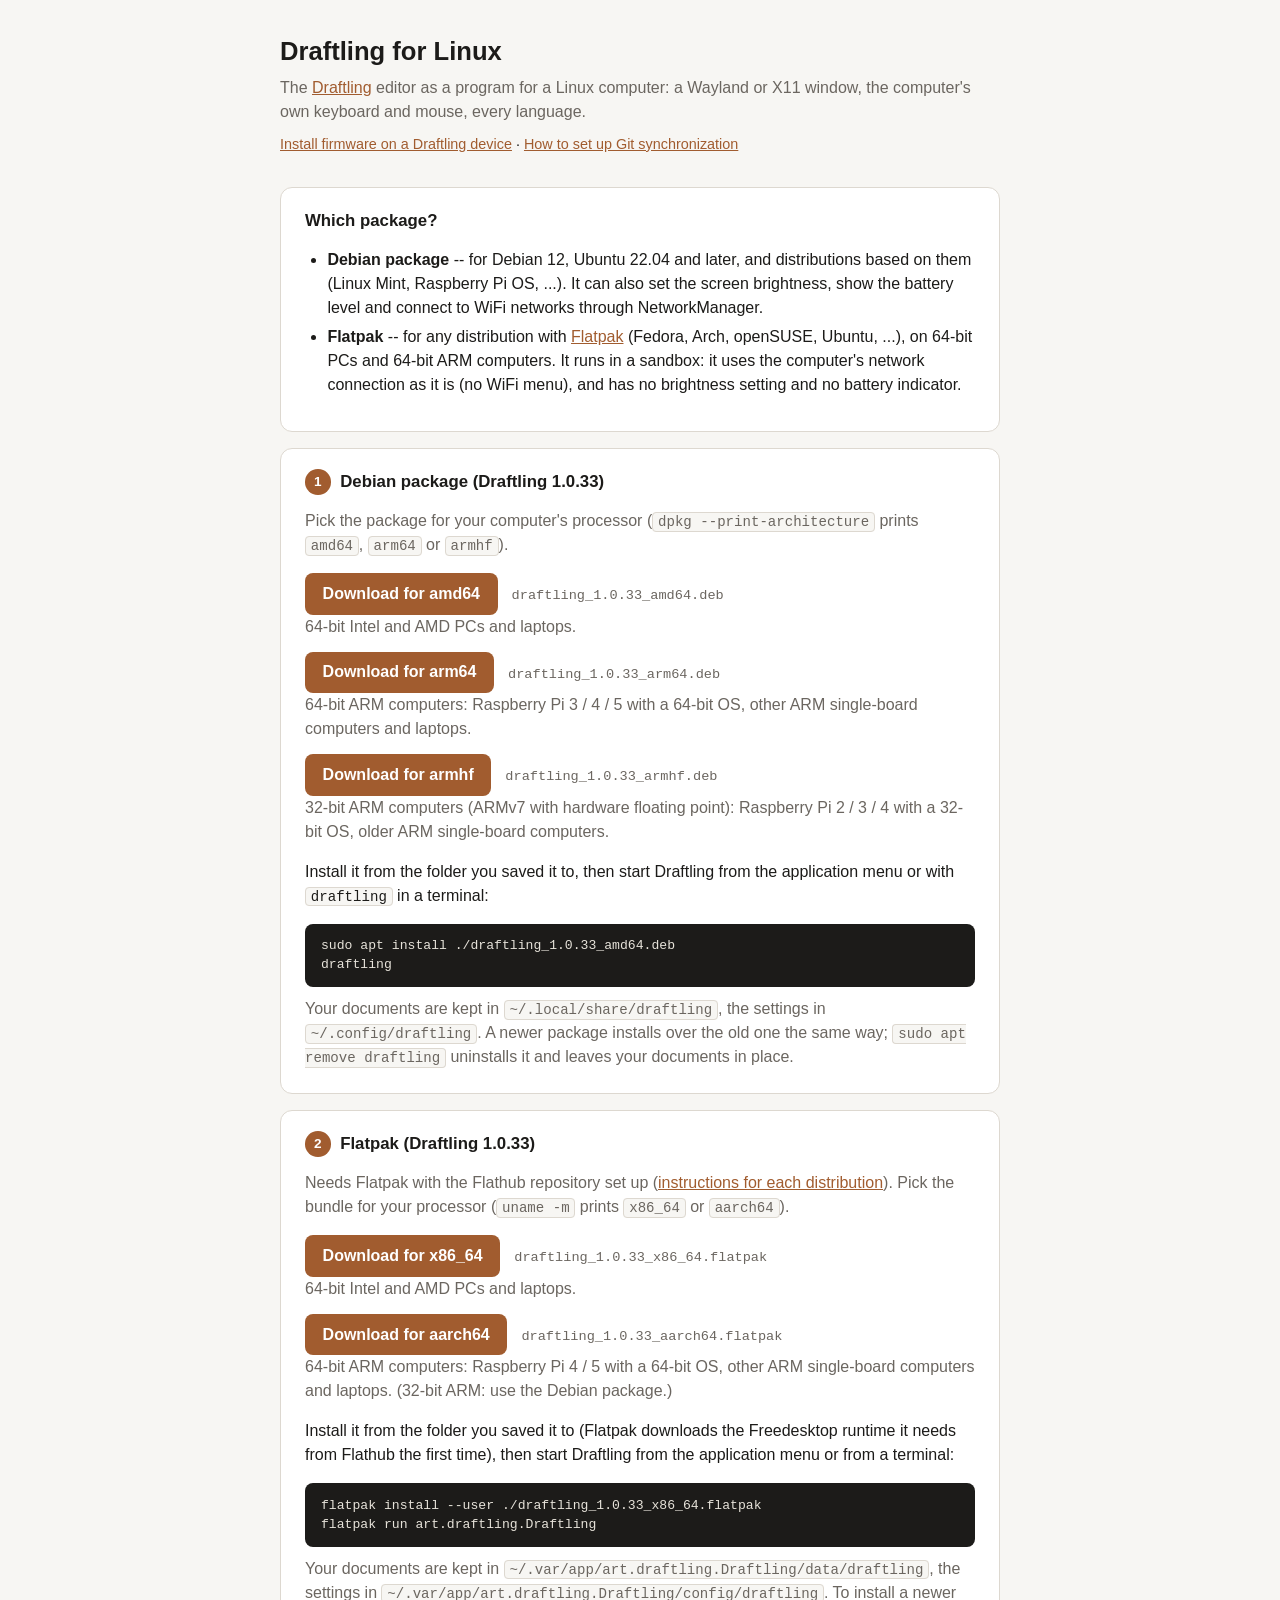
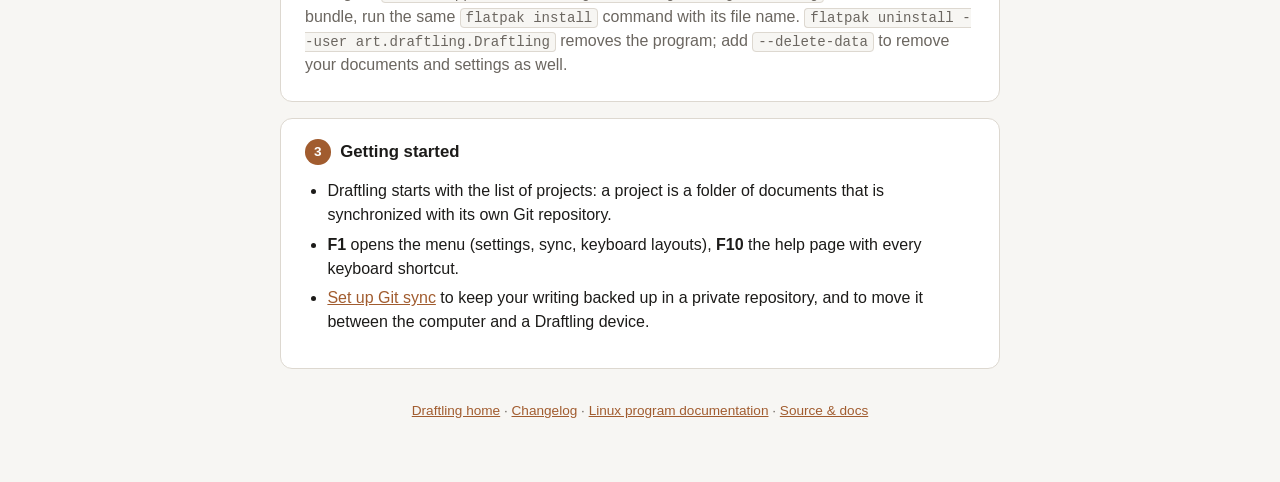
<file: linux.html>
<!doctype html>
<html lang="en">
<head>
  <meta charset="utf-8" />
  <meta name="viewport" content="width=device-width, initial-scale=1" />
  <title>Draftling for Linux</title>
  <link rel="stylesheet" href="style.css" />
</head>
<body>
  <header class="page-header">
    <h1>Draftling for Linux</h1>
    <p class="tagline">
      The <a href="https://draftling.art/" target="_blank" rel="noopener">Draftling</a>
      editor as a program for a Linux computer: a Wayland or X11 window,
      the computer's own keyboard and mouse, every language.
    </p>
    <p class="header-links">
      <a href="index.html">Install firmware on a Draftling device</a>
      &middot; <a href="https://draftling.art/git-sync.html" target="_blank" rel="noopener">How to set up Git synchronization</a>
    </p>
  </header>

  <main>
    <section class="step">
      <h2>Which package?</h2>
      <ul>
        <li>
          <strong>Debian package</strong> -- for Debian 12, Ubuntu 22.04 and
          later, and distributions based on them (Linux Mint, Raspberry Pi OS,
          ...). It can also set the screen brightness, show the battery level
          and connect to WiFi networks through NetworkManager.
        </li>
        <li>
          <strong>Flatpak</strong> -- for any distribution with
          <a href="https://flatpak.org/setup/" target="_blank" rel="noopener">Flatpak</a>
          (Fedora, Arch, openSUSE, Ubuntu, ...), on 64-bit PCs and 64-bit ARM
          computers. It runs in a sandbox: it uses the computer's network
          connection as it is (no WiFi menu), and has no brightness setting
          and no battery indicator.
        </li>
      </ul>
    </section>

    <section class="step">
      <h2><span class="step-num">1</span> Debian package (Draftling 1.0.33)</h2>
      <p class="hint">
        Pick the package for your computer's processor
        (<code>dpkg --print-architecture</code> prints <code>amd64</code>,
        <code>arm64</code> or <code>armhf</code>).
      </p>
      <ul class="download-list">
        <li>
          <a class="download-link" href="firmware/v1.0.33/draftling_1.0.33_amd64.deb" download>Download for amd64</a>
          <span class="download-file">draftling_1.0.33_amd64.deb</span>
          <p class="hint">64-bit Intel and AMD PCs and laptops.</p>
        </li>
        <li>
          <a class="download-link" href="firmware/v1.0.33/draftling_1.0.33_arm64.deb" download>Download for arm64</a>
          <span class="download-file">draftling_1.0.33_arm64.deb</span>
          <p class="hint">64-bit ARM computers: Raspberry Pi 3 / 4 / 5 with a 64-bit OS, other ARM single-board computers and laptops.</p>
        </li>
        <li>
          <a class="download-link" href="firmware/v1.0.33/draftling_1.0.33_armhf.deb" download>Download for armhf</a>
          <span class="download-file">draftling_1.0.33_armhf.deb</span>
          <p class="hint">32-bit ARM computers (ARMv7 with hardware floating point): Raspberry Pi 2 / 3 / 4 with a 32-bit OS, older ARM single-board computers.</p>
        </li>
      </ul>
      <p>Install it from the folder you saved it to, then start Draftling
        from the application menu or with <code>draftling</code> in a terminal:</p>
      <pre>sudo apt install ./draftling_1.0.33_amd64.deb
draftling</pre>
      <p class="hint">
        Your documents are kept in <code>~/.local/share/draftling</code>, the
        settings in <code>~/.config/draftling</code>. A newer package installs
        over the old one the same way; <code>sudo apt remove draftling</code>
        uninstalls it and leaves your documents in place.
      </p>
    </section>

    <section class="step">
      <h2><span class="step-num">2</span> Flatpak (Draftling 1.0.33)</h2>
      <p class="hint">
        Needs Flatpak with the Flathub repository set up
        (<a href="https://flatpak.org/setup/" target="_blank" rel="noopener">instructions for each distribution</a>).
        Pick the bundle for your processor (<code>uname -m</code> prints
        <code>x86_64</code> or <code>aarch64</code>).
      </p>
      <ul class="download-list">
        <li>
          <a class="download-link" href="firmware/v1.0.33/draftling_1.0.33_x86_64.flatpak" download>Download for x86_64</a>
          <span class="download-file">draftling_1.0.33_x86_64.flatpak</span>
          <p class="hint">64-bit Intel and AMD PCs and laptops.</p>
        </li>
        <li>
          <a class="download-link" href="firmware/v1.0.33/draftling_1.0.33_aarch64.flatpak" download>Download for aarch64</a>
          <span class="download-file">draftling_1.0.33_aarch64.flatpak</span>
          <p class="hint">64-bit ARM computers: Raspberry Pi 4 / 5 with a 64-bit OS, other ARM single-board computers and laptops. (32-bit ARM: use the Debian package.)</p>
        </li>
      </ul>
      <p>Install it from the folder you saved it to (Flatpak downloads the
        Freedesktop runtime it needs from Flathub the first time), then start
        Draftling from the application menu or from a terminal:</p>
      <pre>flatpak install --user ./draftling_1.0.33_x86_64.flatpak
flatpak run art.draftling.Draftling</pre>
      <p class="hint">
        Your documents are kept in
        <code>~/.var/app/art.draftling.Draftling/data/draftling</code>, the
        settings in <code>~/.var/app/art.draftling.Draftling/config/draftling</code>.
        To install a newer bundle, run the same <code>flatpak install</code>
        command with its file name. <code>flatpak uninstall --user
        art.draftling.Draftling</code> removes the program; add
        <code>--delete-data</code> to remove your documents and settings as well.
      </p>
    </section>

    <section class="step">
      <h2><span class="step-num">3</span> Getting started</h2>
      <ul>
        <li>Draftling starts with the list of projects: a project is a folder of
          documents that is synchronized with its own Git repository.</li>
        <li><strong>F1</strong> opens the menu (settings, sync, keyboard layouts),
          <strong>F10</strong> the help page with every keyboard shortcut.</li>
        <li><a href="https://draftling.art/git-sync.html" target="_blank" rel="noopener">Set up Git sync</a>
          to keep your writing backed up in a private repository, and to move it
          between the computer and a Draftling device.</li>
      </ul>
    </section>
  </main>

  <footer class="page-footer">
    <p>
      <a href="https://draftling.art/" target="_blank" rel="noopener">Draftling home</a>
      &middot; <a href="https://github.com/clackups/draftling/blob/main/CHANGELOG.md" target="_blank" rel="noopener">Changelog</a>
      &middot; <a href="https://github.com/clackups/draftling/blob/main/linux/README.md" target="_blank" rel="noopener">Linux program documentation</a>
      &middot; <a href="https://github.com/clackups/draftling" target="_blank" rel="noopener">Source &amp; docs</a>
    </p>
  </footer>
</body>
</html>
</file>
<file: style.css>
:root {
  color-scheme: light dark;
  --bg: #f7f6f3;
  --surface: #ffffff;
  --text: #1c1b19;
  --text-muted: #6b6660;
  --border: #ddd8d0;
  --accent: #a15c2f;
  --accent-text: #ffffff;
  --error-bg: #fbe9e7;
  --error-text: #8c2f21;
  --error-border: #e3a99b;
  --ok: #3d7a4d;
  --log-bg: #1c1b19;
  --log-text: #e7e3da;
}

@media (prefers-color-scheme: dark) {
  :root {
    --bg: #16140f;
    --surface: #221f19;
    --text: #f0ece3;
    --text-muted: #a89f92;
    --border: #3a352c;
    --accent: #d38a52;
    --accent-text: #1c1b19;
    --error-bg: #3a1f1a;
    --error-text: #f2b6a8;
    --error-border: #6b3428;
    --ok: #7fbf8f;
    --log-bg: #0d0c0a;
    --log-text: #d9d4c8;
  }
}

* {
  box-sizing: border-box;
}

body {
  background: var(--bg);
  color: var(--text);
  font-family: -apple-system, BlinkMacSystemFont, "Segoe UI", Roboto, Helvetica, Arial, sans-serif;
  max-width: 760px;
  margin: 0 auto;
  padding: 0 1.25rem 3rem;
  line-height: 1.5;
}

a {
  color: var(--accent);
}

.page-header {
  padding: 2rem 0 1rem;
}

.page-header h1 {
  margin: 0 0 0.35rem;
  font-size: 1.6rem;
}

.tagline {
  color: var(--text-muted);
  margin: 0;
}

.header-links {
  margin: 0.6rem 0 0;
  font-size: 0.9rem;
}

.notice {
  border-radius: 8px;
  padding: 0.9rem 1.1rem;
  margin: 1rem 0;
  border: 1px solid;
}

.notice-error {
  background: var(--error-bg);
  color: var(--error-text);
  border-color: var(--error-border);
}

.step {
  background: var(--surface);
  border: 1px solid var(--border);
  border-radius: 12px;
  padding: 1.25rem 1.5rem 1.5rem;
  margin: 1rem 0;
}

.step h2 {
  display: flex;
  align-items: center;
  gap: 0.6rem;
  font-size: 1.05rem;
  margin: 0 0 0.9rem;
}

.step-num {
  display: inline-flex;
  align-items: center;
  justify-content: center;
  width: 1.6rem;
  height: 1.6rem;
  border-radius: 50%;
  background: var(--accent);
  color: var(--accent-text);
  font-size: 0.85rem;
  flex-shrink: 0;
}

.checkmark {
  color: var(--ok);
}

.hint {
  color: var(--text-muted);
  margin-top: 0;
}

.field-label {
  display: block;
  font-size: 0.85rem;
  color: var(--text-muted);
  margin: 1rem 0 0.35rem;
}

.board-select {
  display: block;
  width: 100%;
  font: inherit;
  font-size: 1rem;
  color: var(--text);
  background: var(--surface);
  border: 1px solid var(--border);
  border-radius: 8px;
  padding: 0.6rem 2.2rem 0.6rem 0.8rem;
  cursor: pointer;
  appearance: none;
  background-image: linear-gradient(45deg, transparent 50%, var(--text-muted) 50%),
    linear-gradient(135deg, var(--text-muted) 50%, transparent 50%);
  background-position: calc(100% - 1.1rem) center, calc(100% - 0.75rem) center;
  background-size: 6px 6px, 6px 6px;
  background-repeat: no-repeat;
}

.board-select:hover,
.board-select:focus {
  border-color: var(--accent);
}

.actions {
  display: flex;
  gap: 0.6rem;
  flex-wrap: wrap;
}

button {
  font: inherit;
  border: none;
  border-radius: 8px;
  padding: 0.6rem 1.1rem;
  background: var(--accent);
  color: var(--accent-text);
  cursor: pointer;
}

button:disabled {
  opacity: 0.45;
  cursor: not-allowed;
}

button.secondary {
  background: transparent;
  color: var(--text);
  border: 1px solid var(--border);
}

.checkbox-row {
  display: flex;
  align-items: center;
  gap: 0.5rem;
  margin-bottom: 1rem;
  color: var(--text-muted);
  font-size: 0.92rem;
}

.chip-info {
  margin-top: 0.9rem;
  font-family: ui-monospace, SFMono-Regular, Menlo, Consolas, monospace;
  font-size: 0.9rem;
  color: var(--ok);
}

.progress-list {
  display: flex;
  flex-direction: column;
  gap: 0.6rem;
  margin-top: 1rem;
}

.progress-row .progress-label {
  display: flex;
  justify-content: space-between;
  font-size: 0.85rem;
  color: var(--text-muted);
  margin-bottom: 0.25rem;
}

.progress-row progress {
  width: 100%;
  height: 0.6rem;
}

#log {
  background: var(--log-bg);
  color: var(--log-text);
  border-radius: 8px;
  padding: 0.9rem 1rem;
  max-height: 280px;
  overflow-y: auto;
  font-family: ui-monospace, SFMono-Regular, Menlo, Consolas, monospace;
  font-size: 0.82rem;
  white-space: pre-wrap;
  word-break: break-word;
  margin: 0;
}

.step p:first-of-type { margin-top: 0; }
.step p:last-child { margin-bottom: 0; }

.step ol,
.step ul {
  margin: 0.6rem 0;
  padding-left: 1.4rem;
}

.step li { margin: 0.35rem 0; }

.step code {
  font-family: ui-monospace, SFMono-Regular, Menlo, Consolas, monospace;
  font-size: 0.88em;
  background: var(--bg);
  border: 1px solid var(--border);
  border-radius: 4px;
  padding: 0.05rem 0.3rem;
}

.step pre {
  background: var(--log-bg);
  color: var(--log-text);
  border-radius: 8px;
  padding: 0.8rem 1rem;
  overflow-x: auto;
  font-family: ui-monospace, SFMono-Regular, Menlo, Consolas, monospace;
  font-size: 0.82rem;
  line-height: 1.45;
  margin: 0.6rem 0;
}

.step pre code {
  background: none;
  border: none;
  padding: 0;
  font-size: inherit;
}

.cfg-table {
  border-collapse: collapse;
  width: 100%;
  font-size: 0.9rem;
}

.cfg-table th,
.cfg-table td {
  border: 1px solid var(--border);
  padding: 0.5rem 0.7rem;
  text-align: left;
  vertical-align: top;
}

.cfg-table th {
  background: var(--bg);
  font-weight: 600;
}

.tshoot li { margin: 0.5rem 0; }

.log-error { color: #f28b7d; }
.log-warn { color: #e8c168; }
.log-info { color: #8fd19e; }

.page-footer {
  color: var(--text-muted);
  font-size: 0.85rem;
  text-align: center;
  margin-top: 2rem;
}

.step ul.download-list {
  list-style: none;
  padding-left: 0;
}

.download-list li {
  margin: 0.8rem 0;
}

.download-link {
  display: inline-block;
  background: var(--accent);
  color: var(--accent-text);
  border-radius: 8px;
  padding: 0.55rem 1.1rem;
  font-weight: 600;
  text-decoration: none;
  margin-right: 0.6rem;
}

.download-link:hover {
  filter: brightness(1.08);
}

.download-file {
  font-family: ui-monospace, SFMono-Regular, Menlo, Consolas, monospace;
  font-size: 0.85rem;
  color: var(--text-muted);
  overflow-wrap: anywhere;
}

.download-list .hint {
  margin: 0.35rem 0 0;
}
</file>
